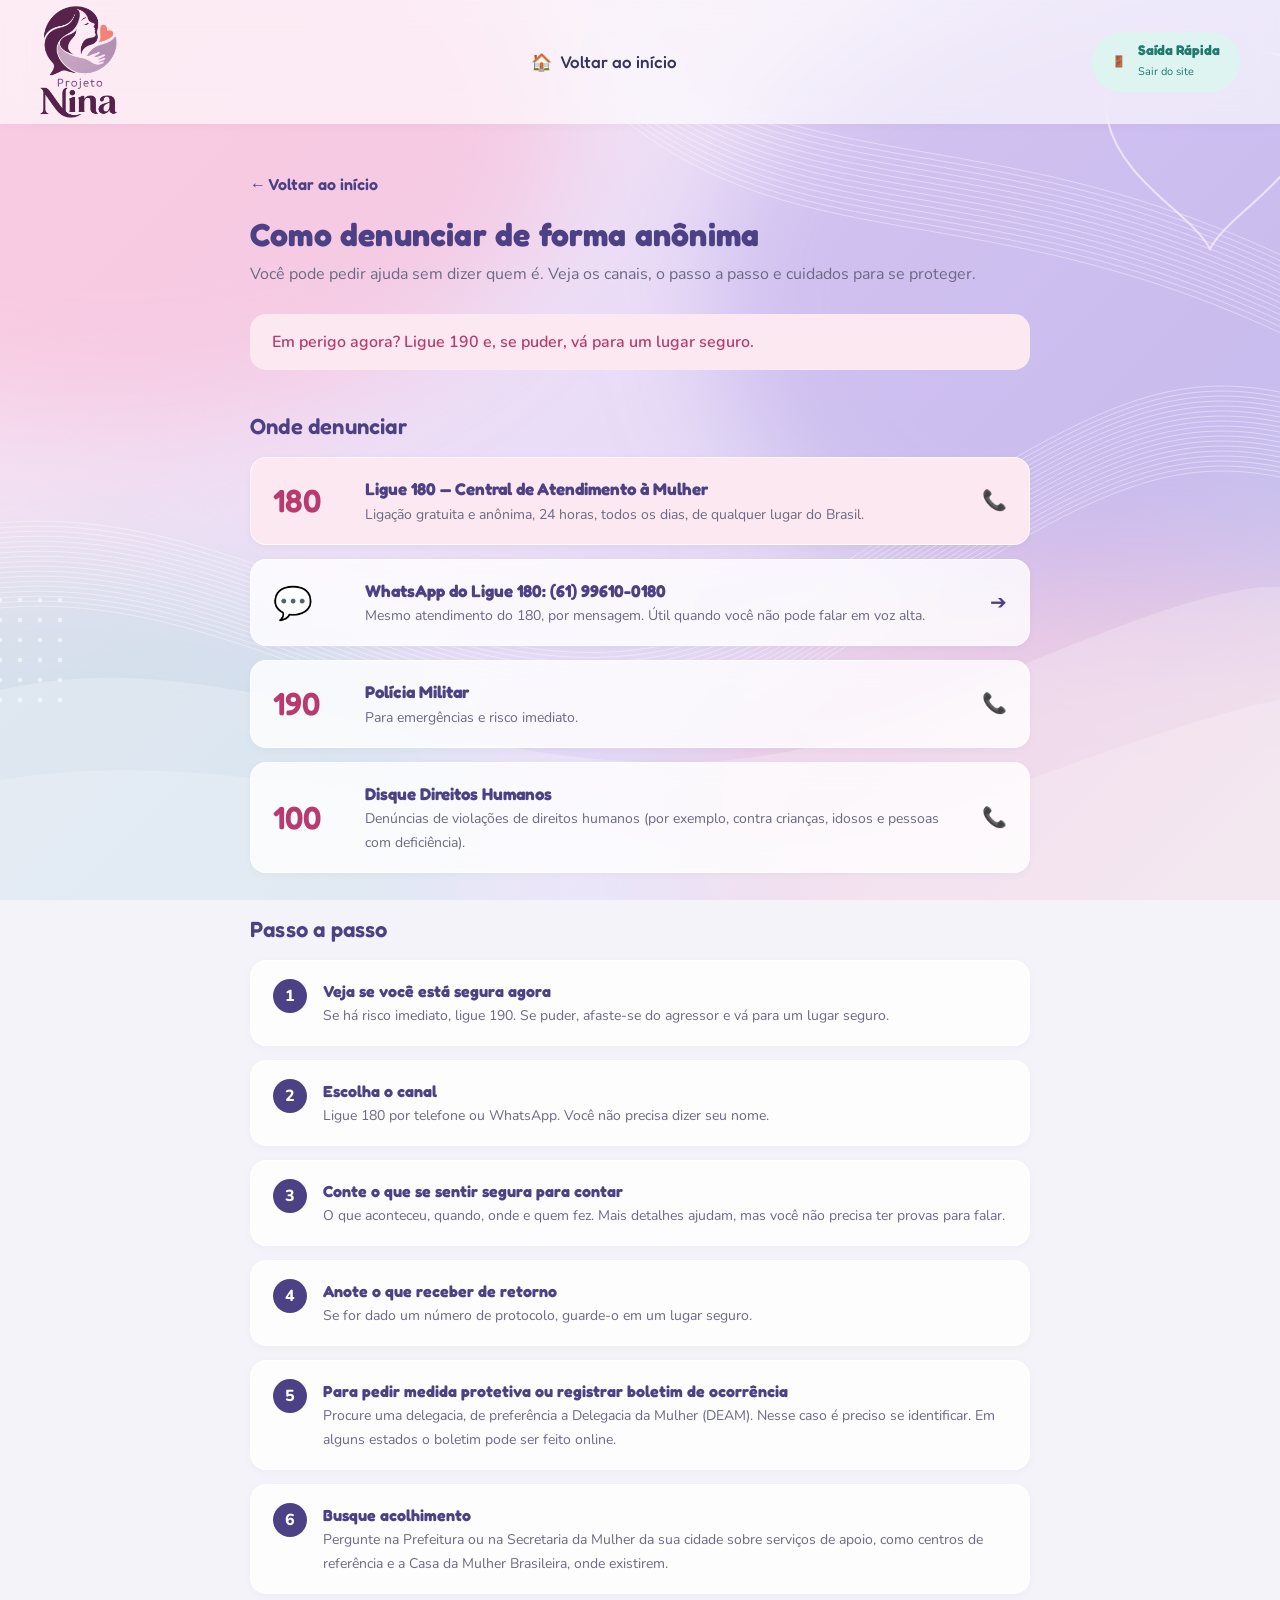
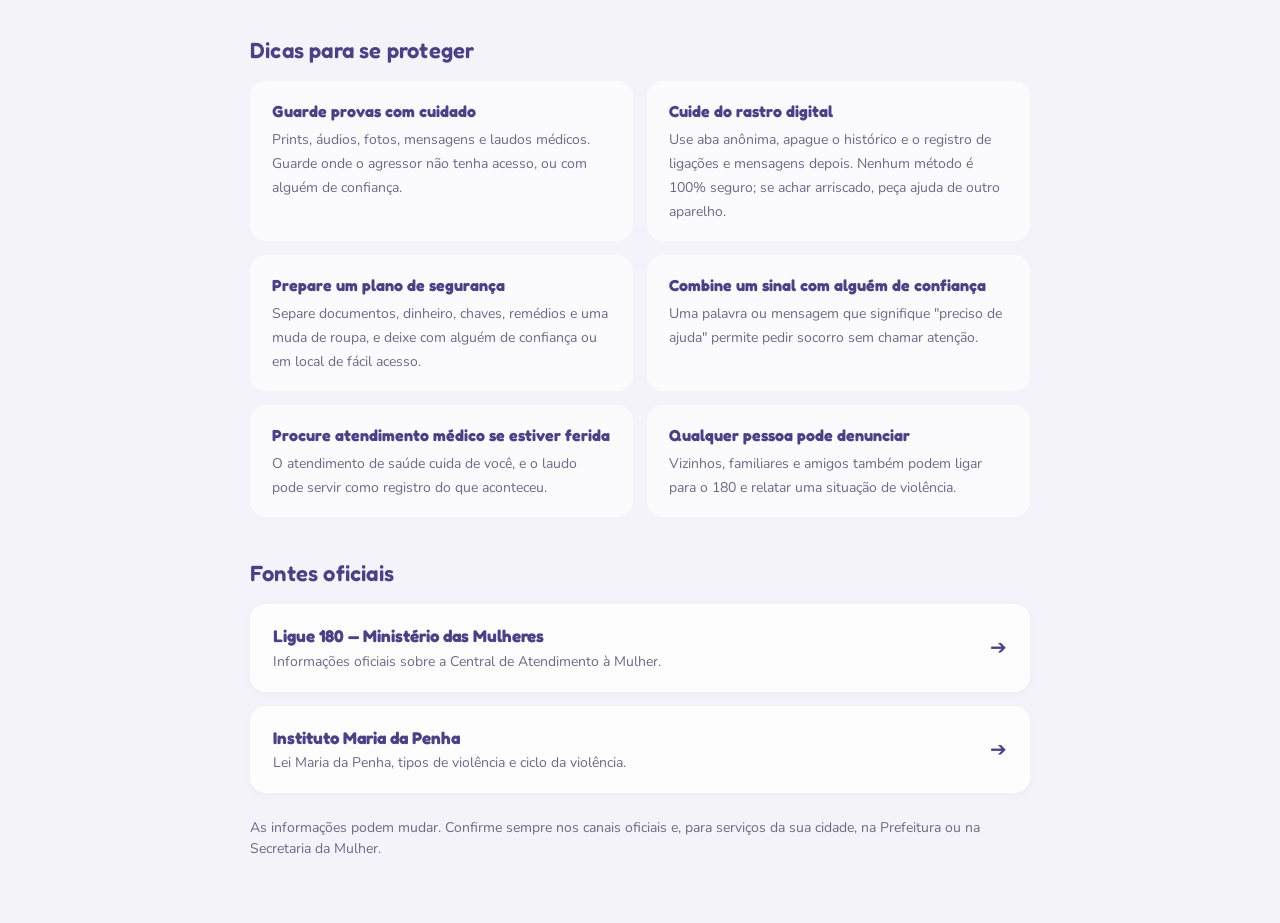
<file: src/static/denuncia.html>
<!DOCTYPE html>
<html lang="pt-PT">
<head>
  <meta charset="UTF-8">
  <meta name="viewport" content="width=device-width, initial-scale=1.0">
  <title>Como denunciar — Projeto Nina</title>
  <link rel="preconnect" href="https://fonts.googleapis.com">
  <link rel="preconnect" href="https://fonts.gstatic.com" crossorigin>
  <link href="https://fonts.googleapis.com/css2?family=Nunito:wght@400;600;700;800&family=Fredoka:wght@500;600;700&display=swap" rel="stylesheet">
  <link rel="stylesheet" href="css/styles.css">
  <link rel="icon" type="image/png" href="favicon.png">
</head>
<body>
  <header class="navbar">
    <a class="logo" href="/" aria-label="Projeto Nina, página inicial"><img class="logo-img" src="img/logo-nina.png" alt="Projeto Nina"></a>
    <nav class="nav-links"><a href="/"><span class="icon">🏠</span> Voltar ao início</a></nav>
    <a href="https://google.com" class="btn-exit"><span class="icon">🚪</span><div><strong>Saída Rápida</strong><span>Sair do site</span></div></a>
  </header>
  <main class="subpage">
    <a class="back-link" href="/">← Voltar ao início</a>
    <h2>Como denunciar de forma anônima</h2>
    <p class="lead">Você pode pedir ajuda sem dizer quem é. Veja os canais, o passo a passo e cuidados para se proteger.</p>
    <p class="alert">Em perigo agora? Ligue 190 e, se puder, vá para um lugar seguro.</p>

    <h3 class="sec">Onde denunciar</h3>
    <div class="link-list">
      <a class="link-item num-item main" href="tel:180"><div class="num">180</div><div><strong>Ligue 180 — Central de Atendimento à Mulher</strong><span>Ligação gratuita e anônima, 24 horas, todos os dias, de qualquer lugar do Brasil.</span></div><span class="go">📞</span></a>
      <a class="link-item num-item" href="https://wa.me/5561996100180" target="_blank" rel="noopener noreferrer"><div class="num">💬</div><div><strong>WhatsApp do Ligue 180: (61) 99610-0180</strong><span>Mesmo atendimento do 180, por mensagem. Útil quando você não pode falar em voz alta.</span></div><span class="go">➔</span></a>
      <a class="link-item num-item" href="tel:190"><div class="num">190</div><div><strong>Polícia Militar</strong><span>Para emergências e risco imediato.</span></div><span class="go">📞</span></a>
      <a class="link-item num-item" href="tel:100"><div class="num">100</div><div><strong>Disque Direitos Humanos</strong><span>Denúncias de violações de direitos humanos (por exemplo, contra crianças, idosos e pessoas com deficiência).</span></div><span class="go">📞</span></a>
    </div>

    <h3 class="sec">Passo a passo</h3>
    <ol class="steps">
      <li><div><strong>Veja se você está segura agora</strong><span>Se há risco imediato, ligue 190. Se puder, afaste-se do agressor e vá para um lugar seguro.</span></div></li>
      <li><div><strong>Escolha o canal</strong><span>Ligue 180 por telefone ou WhatsApp. Você não precisa dizer seu nome.</span></div></li>
      <li><div><strong>Conte o que se sentir segura para contar</strong><span>O que aconteceu, quando, onde e quem fez. Mais detalhes ajudam, mas você não precisa ter provas para falar.</span></div></li>
      <li><div><strong>Anote o que receber de retorno</strong><span>Se for dado um número de protocolo, guarde-o em um lugar seguro.</span></div></li>
      <li><div><strong>Para pedir medida protetiva ou registrar boletim de ocorrência</strong><span>Procure uma delegacia, de preferência a Delegacia da Mulher (DEAM). Nesse caso é preciso se identificar. Em alguns estados o boletim pode ser feito online.</span></div></li>
      <li><div><strong>Busque acolhimento</strong><span>Pergunte na Prefeitura ou na Secretaria da Mulher da sua cidade sobre serviços de apoio, como centros de referência e a Casa da Mulher Brasileira, onde existirem.</span></div></li>
    </ol>

    <h3 class="sec">Dicas para se proteger</h3>
    <div class="tips">
      <div class="tip"><strong>Guarde provas com cuidado</strong><span>Prints, áudios, fotos, mensagens e laudos médicos. Guarde onde o agressor não tenha acesso, ou com alguém de confiança.</span></div>
      <div class="tip"><strong>Cuide do rastro digital</strong><span>Use aba anônima, apague o histórico e o registro de ligações e mensagens depois. Nenhum método é 100% seguro; se achar arriscado, peça ajuda de outro aparelho.</span></div>
      <div class="tip"><strong>Prepare um plano de segurança</strong><span>Separe documentos, dinheiro, chaves, remédios e uma muda de roupa, e deixe com alguém de confiança ou em local de fácil acesso.</span></div>
      <div class="tip"><strong>Combine um sinal com alguém de confiança</strong><span>Uma palavra ou mensagem que signifique "preciso de ajuda" permite pedir socorro sem chamar atenção.</span></div>
      <div class="tip"><strong>Procure atendimento médico se estiver ferida</strong><span>O atendimento de saúde cuida de você, e o laudo pode servir como registro do que aconteceu.</span></div>
      <div class="tip"><strong>Qualquer pessoa pode denunciar</strong><span>Vizinhos, familiares e amigos também podem ligar para o 180 e relatar uma situação de violência.</span></div>
    </div>

    <h3 class="sec">Fontes oficiais</h3>
    <div class="link-list">
      <a class="link-item" href="https://www.gov.br/mulheres/pt-br/ligue180" target="_blank" rel="noopener noreferrer"><div><strong>Ligue 180 — Ministério das Mulheres</strong><span>Informações oficiais sobre a Central de Atendimento à Mulher.</span></div><span class="go">➔</span></a>
      <a class="link-item" href="https://www.institutomariadapenha.org.br/" target="_blank" rel="noopener noreferrer"><div><strong>Instituto Maria da Penha</strong><span>Lei Maria da Penha, tipos de violência e ciclo da violência.</span></div><span class="go">➔</span></a>
    </div>
    <p class="note">As informações podem mudar. Confirme sempre nos canais oficiais e, para serviços da sua cidade, na Prefeitura ou na Secretaria da Mulher.</p>
  </main>
</body>
</html>
</file>
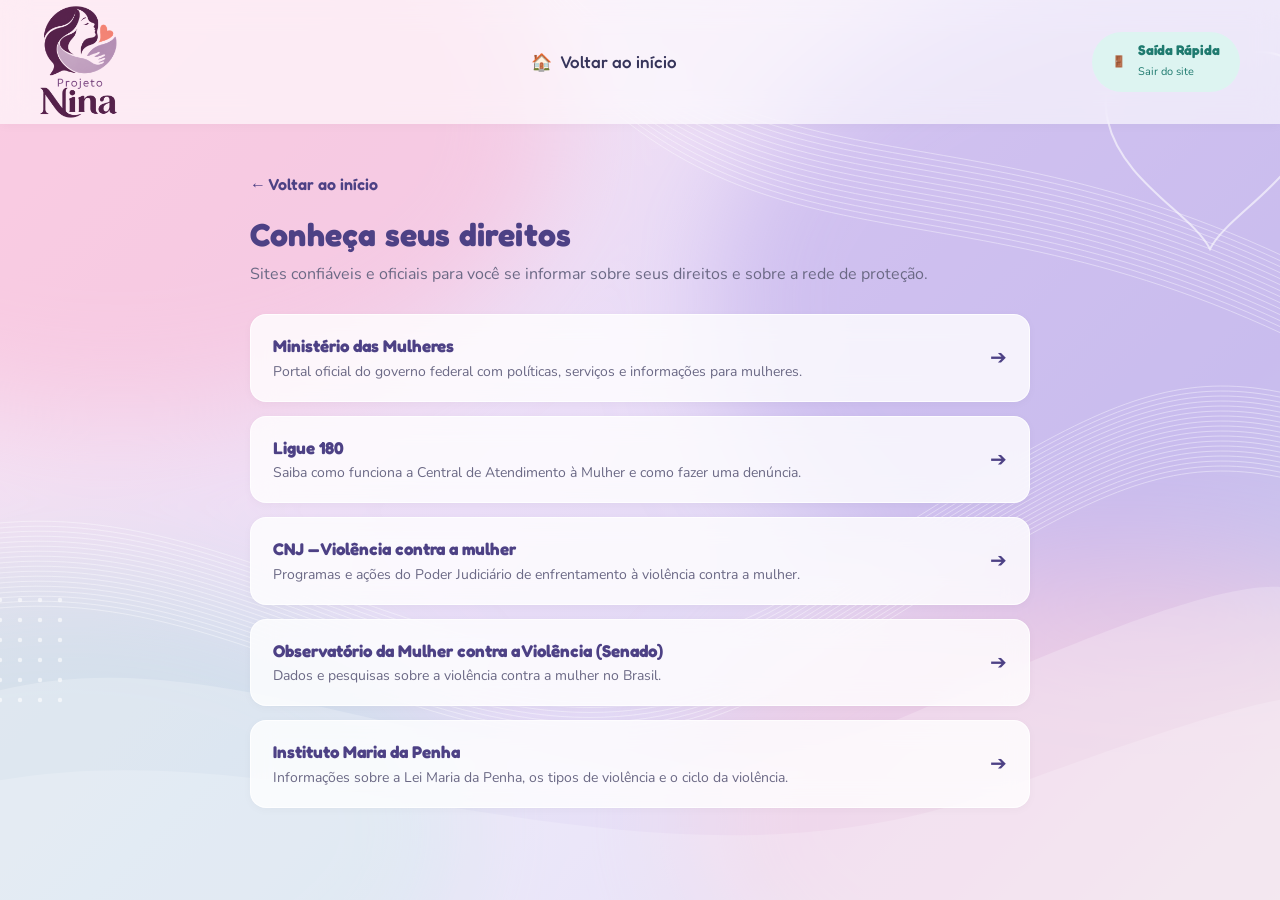
<file: src/static/direitos.html>
<!DOCTYPE html>
<html lang="pt-PT">
<head>
  <meta charset="UTF-8">
  <meta name="viewport" content="width=device-width, initial-scale=1.0">
  <title>Conheça seus direitos — Projeto Nina</title>
  <link rel="preconnect" href="https://fonts.googleapis.com">
  <link rel="preconnect" href="https://fonts.gstatic.com" crossorigin>
  <link href="https://fonts.googleapis.com/css2?family=Nunito:wght@400;600;700;800&family=Fredoka:wght@500;600;700&display=swap" rel="stylesheet">
  <link rel="stylesheet" href="css/styles.css">
  <link rel="icon" type="image/png" href="favicon.png">
</head>
<body>
  <header class="navbar">
    <a class="logo" href="/" aria-label="Projeto Nina, página inicial"><img class="logo-img" src="img/logo-nina.png" alt="Projeto Nina"></a>
    <nav class="nav-links"><a href="/"><span class="icon">🏠</span> Voltar ao início</a></nav>
    <a href="https://google.com" class="btn-exit"><span class="icon">🚪</span><div><strong>Saída Rápida</strong><span>Sair do site</span></div></a>
  </header>
  <main class="subpage">
    <a class="back-link" href="/">← Voltar ao início</a>
    <h2>Conheça seus direitos</h2>
    <p class="lead">Sites confiáveis e oficiais para você se informar sobre seus direitos e sobre a rede de proteção.</p>
    <div class="link-list">
      <a class="link-item" href="https://www.gov.br/mulheres/pt-br" target="_blank" rel="noopener noreferrer"><div><strong>Ministério das Mulheres</strong><span>Portal oficial do governo federal com políticas, serviços e informações para mulheres.</span></div><span class="go">➔</span></a>
      <a class="link-item" href="https://www.gov.br/mulheres/pt-br/ligue180" target="_blank" rel="noopener noreferrer"><div><strong>Ligue 180</strong><span>Saiba como funciona a Central de Atendimento à Mulher e como fazer uma denúncia.</span></div><span class="go">➔</span></a>
      <a class="link-item" href="https://www.cnj.jus.br/programas-e-acoes/violencia-contra-a-mulher/" target="_blank" rel="noopener noreferrer"><div><strong>CNJ — Violência contra a mulher</strong><span>Programas e ações do Poder Judiciário de enfrentamento à violência contra a mulher.</span></div><span class="go">➔</span></a>
      <a class="link-item" href="https://www12.senado.leg.br/institucional/omv" target="_blank" rel="noopener noreferrer"><div><strong>Observatório da Mulher contra a Violência (Senado)</strong><span>Dados e pesquisas sobre a violência contra a mulher no Brasil.</span></div><span class="go">➔</span></a>
      <a class="link-item" href="https://www.institutomariadapenha.org.br/" target="_blank" rel="noopener noreferrer"><div><strong>Instituto Maria da Penha</strong><span>Informações sobre a Lei Maria da Penha, os tipos de violência e o ciclo da violência.</span></div><span class="go">➔</span></a>
    </div>
  </main>
</body>
</html>
</file>
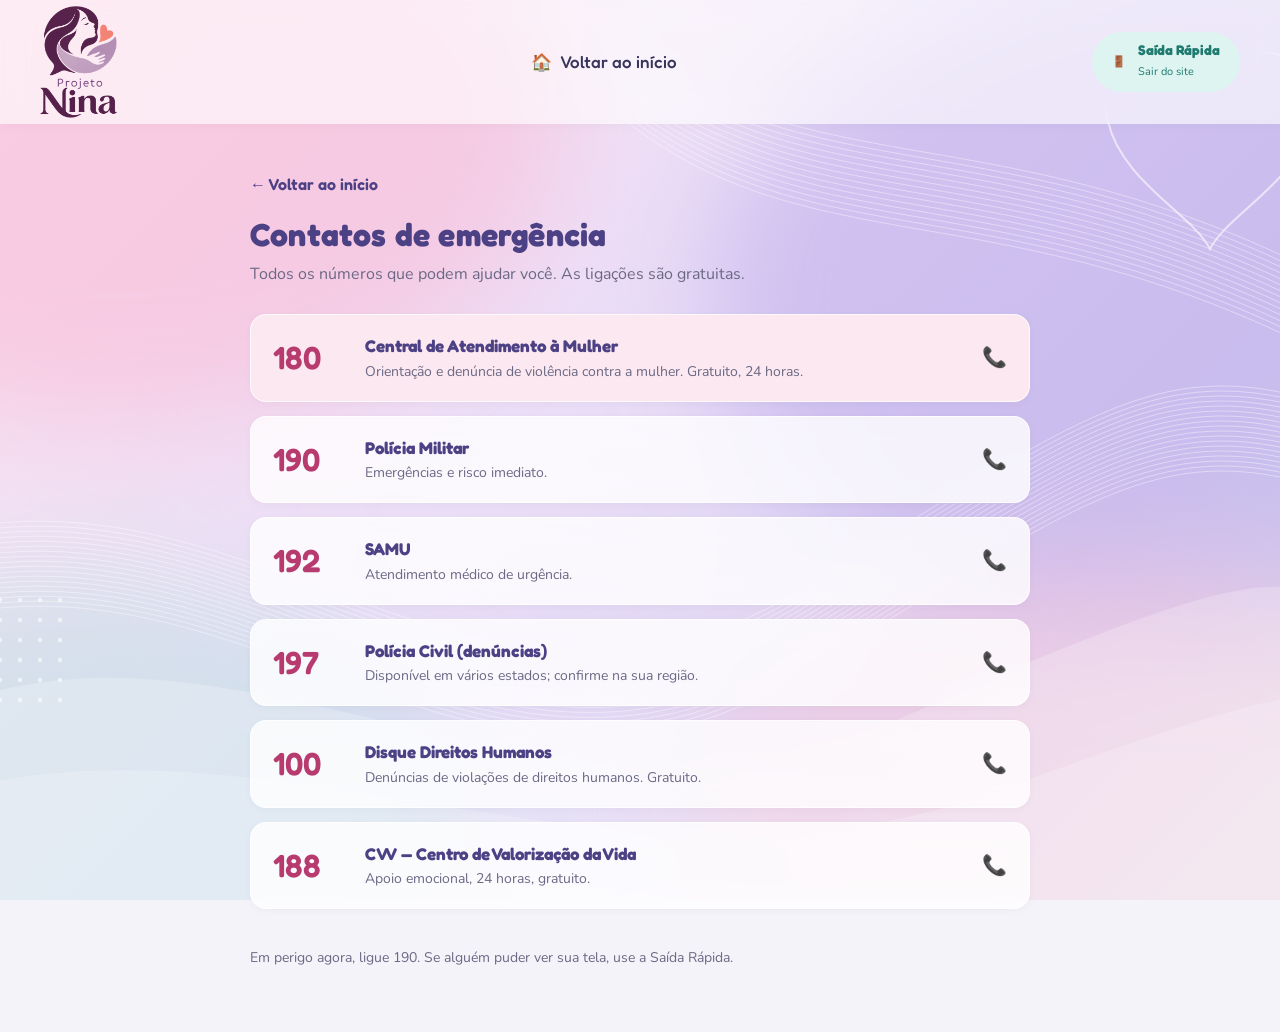
<file: src/static/emergencia.html>
<!DOCTYPE html>
<html lang="pt-PT">
<head>
  <meta charset="UTF-8">
  <meta name="viewport" content="width=device-width, initial-scale=1.0">
  <title>Contatos de emergência — Projeto Nina</title>
  <link rel="preconnect" href="https://fonts.googleapis.com">
  <link rel="preconnect" href="https://fonts.gstatic.com" crossorigin>
  <link href="https://fonts.googleapis.com/css2?family=Nunito:wght@400;600;700;800&family=Fredoka:wght@500;600;700&display=swap" rel="stylesheet">
  <link rel="stylesheet" href="css/styles.css">
  <link rel="icon" type="image/png" href="favicon.png">
</head>
<body>
  <header class="navbar">
    <a class="logo" href="/" aria-label="Projeto Nina, página inicial"><img class="logo-img" src="img/logo-nina.png" alt="Projeto Nina"></a>
    <nav class="nav-links"><a href="/"><span class="icon">🏠</span> Voltar ao início</a></nav>
    <a href="https://google.com" class="btn-exit"><span class="icon">🚪</span><div><strong>Saída Rápida</strong><span>Sair do site</span></div></a>
  </header>
  <main class="subpage">
    <a class="back-link" href="/">← Voltar ao início</a>
    <h2>Contatos de emergência</h2>
    <p class="lead">Todos os números que podem ajudar você. As ligações são gratuitas.</p>
    <div class="link-list">
      <a class="link-item num-item main" href="tel:180"><div class="num">180</div><div><strong>Central de Atendimento à Mulher</strong><span>Orientação e denúncia de violência contra a mulher. Gratuito, 24 horas.</span></div><span class="go">📞</span></a>
      <a class="link-item num-item" href="tel:190"><div class="num">190</div><div><strong>Polícia Militar</strong><span>Emergências e risco imediato.</span></div><span class="go">📞</span></a>
      <a class="link-item num-item" href="tel:192"><div class="num">192</div><div><strong>SAMU</strong><span>Atendimento médico de urgência.</span></div><span class="go">📞</span></a>
      <a class="link-item num-item" href="tel:197"><div class="num">197</div><div><strong>Polícia Civil (denúncias)</strong><span>Disponível em vários estados; confirme na sua região.</span></div><span class="go">📞</span></a>
      <a class="link-item num-item" href="tel:100"><div class="num">100</div><div><strong>Disque Direitos Humanos</strong><span>Denúncias de violações de direitos humanos. Gratuito.</span></div><span class="go">📞</span></a>
      <a class="link-item num-item" href="tel:188"><div class="num">188</div><div><strong>CVV — Centro de Valorização da Vida</strong><span>Apoio emocional, 24 horas, gratuito.</span></div><span class="go">📞</span></a>
      <p class="note">Em perigo agora, ligue 190. Se alguém puder ver sua tela, use a Saída Rápida.</p>
    </div>
  </main>
</body>
</html>
</file>
<file: src/static/css/styles.css>
/* ==========================================================================
   CONFIGURAÇÕES GERAIS E PALETA DE CORES (Baseado na imagem)
   ========================================================================== */
   :root {
    --bg-page: #F4F3F9;
    --bg-white: #FFFFFF;
    
    /* Cores de Texto */
    --text-dark: #37355B;
    --text-muted: #6B6985;
    
    /* Cores Temáticas */
    --brand-purple: #4D4185;
    --brand-light-purple: #F1F0FA;
    --brand-teal: #48BCAE;
    --brand-light-teal: #DDF4F1;
    --brand-pink: #FCE8F0;
    --brand-pink-text: #B73B6F;
    
    /* Sombras e Bordas */
    --shadow-sm: 0 2px 10px rgba(0, 0, 0, 0.03);
    --shadow-md: 0 4px 20px rgba(0, 0, 0, 0.05);
    --radius-md: 16px;
    --radius-lg: 24px;
  }
  
  * {
    margin: 0;
    padding: 0;
    box-sizing: border-box;
  }
  
  body {
    font-family: 'Nunito', sans-serif;
    background-color: var(--bg-page);
    color: var(--text-dark);
    line-height: 1.5;
  }
  
  a { text-decoration: none; color: inherit; }
  ul { list-style: none; }
  
  .container {
    max-width: 1400px;
    margin: 0 auto;
    padding: 0 20px;
  }
  
  /* ==========================================================================
     CABEÇALHO (NAVBAR)
     ========================================================================== */
  .navbar {
    display: flex;
    justify-content: space-between;
    align-items: center;
    padding: 16px 40px;
    background-color: var(--bg-white);
    box-shadow: var(--shadow-sm);
    position: sticky;
    top: 0;
    z-index: 100;
  }
  
  .logo {
    display: flex;
    align-items: center;
    gap: 12px;
  }
  
  .logo-icon { font-size: 28px; }
  .logo-text h1 { font-size: 24px; font-weight: 800; color: var(--brand-purple); line-height: 1; }
  .logo-text p { font-size: 12px; color: var(--text-muted); margin-top: 4px; }
  
  .nav-links {
    display: flex;
    gap: 32px;
  }
  
  .nav-links a {
    font-weight: 600;
    color: var(--text-dark);
    display: flex;
    align-items: center;
    gap: 8px;
    transition: color 0.2s;
  }
  .nav-links a:hover { color: var(--brand-purple); }
  
  .btn-exit {
    display: flex;
    align-items: center;
    gap: 12px;
    background-color: var(--brand-light-teal);
    color: #1F7A6F;
    padding: 10px 20px;
    border-radius: 50px;
    transition: background 0.2s;
  }
  .btn-exit:hover { background-color: #c9eee9; }
  .btn-exit strong { display: block; font-size: 14px; line-height: 1.2; }
  .btn-exit span { font-size: 11px; }
  
  /* ==========================================================================
     LAYOUT PRINCIPAL (GRID)
     ========================================================================== */
  .dashboard {
    display: grid;
    grid-template-columns: 320px 1fr;
    gap: 40px;
    padding-top: 40px;
    padding-bottom: 40px;
  }
  
  /* ==========================================================================
     BARRA LATERAL (SIDEBAR)
     ========================================================================== */
  .sidebar {
    padding-right: 20px;
  }
  
  .sidebar-title {
    font-size: 32px;
    font-weight: 800;
    color: var(--brand-purple);
    line-height: 1.2;
    margin-bottom: 16px;
  }
  
  .sidebar-desc {
    font-size: 15px;
    color: var(--text-muted);
    margin-bottom: 32px;
  }
  
  .features-list {
    display: flex;
    flex-direction: column;
    gap: 24px;
    margin-bottom: 40px;
  }
  
  .features-list li {
    display: flex;
    gap: 16px;
    align-items: flex-start;
  }
  
  .feature-icon {
    background: #E5E4F2;
    padding: 10px;
    border-radius: 50%;
    font-size: 20px;
  }
  
  .features-list strong { font-size: 15px; color: var(--brand-purple); }
  .features-list p { font-size: 13px; color: var(--text-muted); }
  
  .sidebar-illustration {
    text-align: center;
    margin-top: auto;
  }
  .sidebar-illustration p {
    font-family: 'Caveat', cursive, sans-serif;
    font-size: 24px;
    color: var(--brand-purple);
    margin-bottom: 16px;
    transform: rotate(-5deg);
  }
  .illustration-placeholder {
    font-size: 60px;
  }
  
  /* ==========================================================================
     ÁREA DO CHAT
     ========================================================================== */
  .main-content {
    display: flex;
    flex-direction: column;
    gap: 20px;
  }
  
  .chat-container {
    background: var(--bg-white);
    border-radius: var(--radius-md);
    box-shadow: var(--shadow-sm);
    display: flex;
    flex-direction: column;
    height: 450px;
    overflow: hidden;
  }
  
  .chat-header {
    display: flex;
    justify-content: space-between;
    align-items: center;
    padding: 16px 24px;
    border-bottom: 1px solid #F0F0F0;
  }
  
  .bot-profile {
    display: flex;
    align-items: center;
    gap: 12px;
  }
  
  .bot-avatar {
    width: 48px;
    height: 48px;
    background: #E3E1F5;
    border-radius: 50%;
    display: flex;
    align-items: center;
    justify-content: center;
    font-size: 24px;
  }
  
  .bot-info h3 { font-size: 18px; color: var(--brand-purple); }
  .bot-info p { font-size: 13px; color: var(--text-muted); }
  
  .chat-status {
    font-size: 13px;
    color: var(--text-muted);
    display: flex;
    align-items: center;
    gap: 8px;
  }
  
  .status-dot {
    width: 8px; height: 8px;
    background-color: #2ECC71;
    border-radius: 50%;
    display: inline-block;
  }
  
  .chat-box {
    flex: 1;
    padding: 24px;
    overflow-y: auto;
    display: flex;
    flex-direction: column;
    gap: 16px;
  }
  
  /* ESTILOS DAS BOLHAS DE CHAT QUE O JAVASCRIPT GERA */
  .chat-msg {
    padding: 14px 20px;
    font-size: 15px;
    max-width: 75%;
    line-height: 1.5;
    position: relative;
    border-radius: 20px;
  }
  
  .chat-msg--received {
    background-color: var(--brand-light-purple);
    color: var(--brand-purple);
    align-self: flex-start;
    border-top-left-radius: 4px;
    margin-left: 50px; /* Espaço para o avatar injetado pelo CSS */
  }
  
  /* O CSS adiciona o rostinho do robô automaticamente ao lado da mensagem recebida */
  .chat-msg--received::before {
    content: ""; background-image: url("../img/nina-avatar.png"); background-size: cover; background-position: center;
    position: absolute;
    left: -50px;
    top: 0;
    width: 40px;
    height: 40px;
    background: #E3E1F5;
    border-radius: 50%;
    display: flex;
    align-items: center;
    justify-content: center;
    font-size: 20px;
  }
  
  .chat-msg--sent {
    background-color: var(--brand-light-teal);
    color: #17655B;
    align-self: flex-end;
    border-top-right-radius: 4px;
  }
  
  /* ==========================================================================
     ÁREA DE INPUT E BOTÃO DE EMERGÊNCIA
     ========================================================================== */
  .controls-wrapper {
    display: flex;
    gap: 16px;
  }
  
  .input-area {
    flex: 1;
    background: var(--bg-white);
    border-radius: 50px;
    padding: 8px 16px;
    display: flex;
    align-items: center;
    box-shadow: var(--shadow-sm);
  }
  
  .input-area input {
    flex: 1;
    border: none;
    outline: none;
    padding: 10px;
    font-size: 15px;
    font-family: inherit;
    color: var(--text-dark);
  }
  
  .input-actions {
    display: flex;
    align-items: center;
    gap: 8px;
  }
  
  .btn-icon {
    background: none; border: none; font-size: 18px; cursor: pointer; color: var(--text-muted);
  }
  
  .btn-send {
    background-color: var(--brand-teal);
    color: white;
    border: none;
    width: 40px; height: 40px;
    border-radius: 50%;
    display: flex; align-items: center; justify-content: center;
    cursor: pointer;
    transition: transform 0.2s;
  }
  .btn-send:hover { transform: scale(1.05); }
  
  .btn-call-180 {
    display: flex;
    align-items: center;
    gap: 12px;
    background-color: var(--brand-pink);
    color: var(--brand-pink-text);
    padding: 12px 24px;
    border-radius: var(--radius-lg);
    box-shadow: var(--shadow-sm);
    transition: transform 0.2s;
  }
  .btn-call-180:hover { transform: translateY(-2px); }
  .btn-call-180 strong { display: block; font-size: 16px; }
  .btn-call-180 span { font-size: 11px; opacity: 0.8; }
  
  /* ==========================================================================
     CARTÕES DE ACESSO RÁPIDO
     ========================================================================== */
  .quick-access h3 {
    font-size: 18px;
    color: var(--brand-purple);
    margin-bottom: 16px;
    display: flex;
    align-items: center;
    gap: 8px;
  }
  
  .cards-grid {
    display: grid;
    grid-template-columns: repeat(4, 1fr);
    gap: 16px;
  }
  
  .card {
    background: var(--bg-white);
    padding: 20px;
    border-radius: var(--radius-md);
    box-shadow: var(--shadow-sm);
    position: relative;
    cursor: pointer;
    transition: transform 0.2s, box-shadow 0.2s;
  }
  
  .card:hover {
    transform: translateY(-5px);
    box-shadow: var(--shadow-md);
  }
  
  .card-icon {
    width: 40px; height: 40px;
    border-radius: 12px;
    display: flex; align-items: center; justify-content: center;
    color: white; font-size: 20px; margin-bottom: 16px;
  }
  
  .card h4 { font-size: 14px; color: var(--brand-purple); margin-bottom: 8px; }
  .card p { font-size: 12px; color: var(--text-muted); margin-bottom: 24px; }
  
  .card-arrow {
    position: absolute;
    bottom: 16px; right: 16px;
    width: 24px; height: 24px;
    background: var(--brand-light-purple);
    color: var(--brand-purple);
    border-radius: 50%;
    display: flex; align-items: center; justify-content: center;
    font-size: 12px;
  }
  
  /* ==========================================================================
     RESPONSIVIDADE BÁSICA
     ========================================================================== */
  @media (max-width: 1100px) {
    .dashboard { grid-template-columns: 1fr; }
    .sidebar { max-width: 600px; margin: 0 auto; text-align: center; }
    .features-list li { flex-direction: column; align-items: center; }
    .cards-grid { grid-template-columns: repeat(2, 1fr); }
  }
  
  @media (max-width: 768px) {
    .navbar { flex-direction: column; gap: 16px; padding: 16px; }
    .nav-links { display: none; }
    .controls-wrapper { flex-direction: column; }
    .cards-grid { grid-template-columns: 1fr; }
  }

/* Duas opções no acesso rápido + páginas internas */
.cards-grid { grid-template-columns: repeat(2, 1fr); }
@media (max-width: 768px) { .cards-grid { grid-template-columns: 1fr; } }
a.card { display: block; color: inherit; }
.subpage { max-width: 820px; margin: 0 auto; padding: 48px 20px 64px; }
.subpage h2 { font-size: 32px; font-weight: 800; color: var(--brand-purple); line-height: 1.2; margin-bottom: 8px; }
.subpage .lead { color: var(--text-muted); margin-bottom: 28px; }
.back-link { display: inline-block; margin-bottom: 20px; font-weight: 600; color: var(--brand-purple); }
.link-list { display: flex; flex-direction: column; gap: 14px; }
.link-item { display: flex; align-items: center; gap: 16px; background: var(--bg-white); padding: 18px 22px; border-radius: var(--radius-md); box-shadow: var(--shadow-sm); transition: transform .2s, box-shadow .2s; }
.link-item:hover { transform: translateY(-3px); box-shadow: var(--shadow-md); }
.link-item strong { display: block; color: var(--brand-purple); font-size: 17px; }
.link-item span { font-size: 14px; color: var(--text-muted); }
.link-item .go { margin-left: auto; color: var(--brand-purple); font-size: 20px; }
.num { min-width: 76px; font-size: 32px; font-weight: 800; color: var(--brand-pink-text); line-height: 1; }
.num-item.main { background: var(--brand-pink); }
.note { margin-top: 24px; font-size: 14px; color: var(--text-muted); }

/* Página de denúncia */
.subpage h3.sec { font-size: 22px; color: var(--brand-purple); margin: 40px 0 14px; }
.steps { list-style: none; counter-reset: passo; display: flex; flex-direction: column; gap: 14px; }
.steps li { counter-increment: passo; display: flex; gap: 16px; align-items: flex-start; background: var(--bg-white); padding: 18px 22px; border-radius: var(--radius-md); box-shadow: var(--shadow-sm); }
.steps li::before { content: counter(passo); flex: none; width: 34px; height: 34px; border-radius: 50%; background: var(--brand-purple); color: #fff; font-weight: 800; display: grid; place-items: center; }
.steps strong { display: block; color: var(--brand-purple); }
.steps span { font-size: 14px; color: var(--text-muted); }
.tips { display: grid; grid-template-columns: repeat(2, 1fr); gap: 14px; }
.tip { background: var(--brand-light-purple); padding: 18px 22px; border-radius: var(--radius-md); }
.tip strong { display: block; color: var(--brand-purple); margin-bottom: 4px; }
.tip span { font-size: 14px; color: var(--text-muted); }
.alert { background: var(--brand-pink); color: var(--brand-pink-text); padding: 16px 22px; border-radius: var(--radius-md); font-weight: 600; margin-bottom: 24px; }
@media (max-width: 768px) { .tips { grid-template-columns: 1fr; } }

/* Marca: Projeto Nina */
.logo-icon { display: grid; place-items: center; width: 46px; height: 46px; border-radius: 50%; background: var(--brand-light-purple); font-size: 24px; }
.logo-text h1 { font-size: 26px; letter-spacing: .2px; background: linear-gradient(90deg, var(--brand-purple), #D2679A); -webkit-background-clip: text; background-clip: text; color: transparent; }

/* Fundo suave com formas fluidas (rosa, lilás e toque de verde-água) */
body::before {
  content: ""; position: fixed; inset: 0; z-index: -1;
  background: url("[data-uri]") center / cover no-repeat,
              linear-gradient(135deg, #FCE4F0 0%, #EADDF7 45%, #DAD4F3 75%, #DDF3F1 100%);
}
/* Superfícies em vidro translúcido para a leitura continuar confortável */
.navbar { background: rgba(255,255,255,.62); backdrop-filter: blur(14px); -webkit-backdrop-filter: blur(14px); }
.chat-container, .card, .input-area, .link-item, .steps li {
  background: rgba(255,255,255,.80); backdrop-filter: blur(12px); -webkit-backdrop-filter: blur(12px);
  border: 1px solid rgba(255,255,255,.75);
}
.chat-header { background: rgba(255,255,255,.5); }
.tip { background: rgba(255,255,255,.6); }
.chat-msg--received { background-color: rgba(241,240,250,.95); }

/* Tipografia: títulos em Fredoka (redonda e "gordinha"), texto em Nunito */
:root { --font-title: 'Fredoka', 'Nunito', sans-serif; }
h1, h2, h3, h4, .sidebar-title, .btn-exit strong, .btn-call-180 strong, .features-list strong,
.nav-links a, .link-item strong, .steps strong, .tip strong, .num, .back-link, .sidebar-illustration p { font-family: var(--font-title); }
h2, h3, .sidebar-title, .num, .logo-text h1 { font-weight: 600; letter-spacing: .2px; }
.nav-links a { font-weight: 500; font-size: 17px; }
.card h4 { font-size: 16px; font-weight: 600; }
.bot-info h3 { font-size: 20px; }
.chat-msg { font-size: 16px; }
.sidebar-title { font-size: 36px; }

/* Marca maior: Projeto Nina */
.logo { gap: 14px; }
.logo-icon { width: 56px; height: 56px; font-size: 28px; }
.logo-text h1 { font-size: 36px; font-weight: 700; line-height: 1; }
.logo-text p { font-size: 14px; margin-top: 5px; }
@media (max-width: 768px) {
  .logo-icon { width: 46px; height: 46px; font-size: 24px; }
  .logo-text h1 { font-size: 28px; }
  .sidebar-title { font-size: 30px; }
}

/* Logo do projeto no topo e foto da Nina no chat */
.navbar { padding: 8px 40px; }
.logo-img { height: 84px; width: auto; display: block; }
.bot-avatar { overflow: hidden; }
.bot-avatar img { width: 100%; height: 100%; object-fit: cover; display: block; }
@media (max-width: 768px) { .navbar { padding: 8px 16px; } .logo-img { height: 64px; } }

/* Corrige a foto da Nina ao lado das mensagens e aumenta o logo */
.chat-msg--received::before { content: ""; background: #E3E1F5 var(--nina-avatar) center / cover no-repeat; }
.navbar { padding: 6px 40px; }
.logo-img { height: 112px; }
@media (max-width: 768px) { .logo-img { height: 84px; } }
</file>
